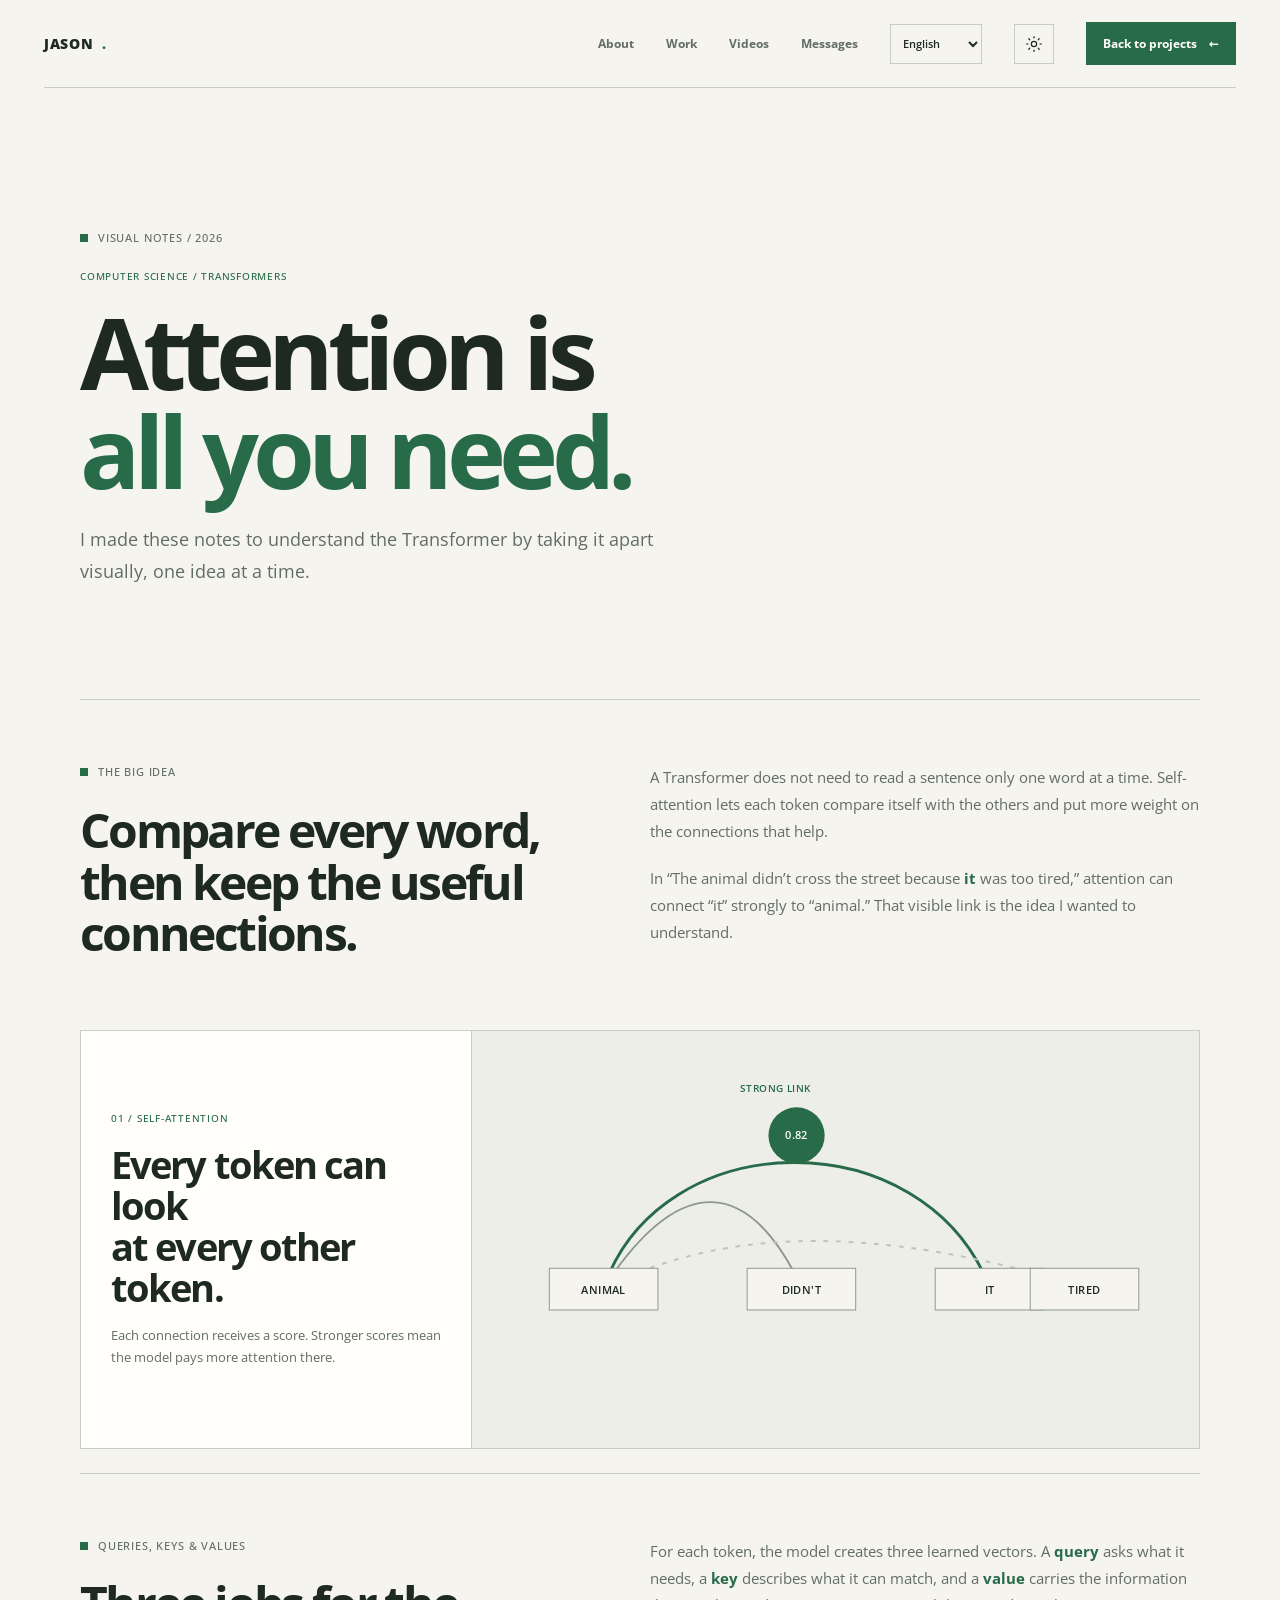
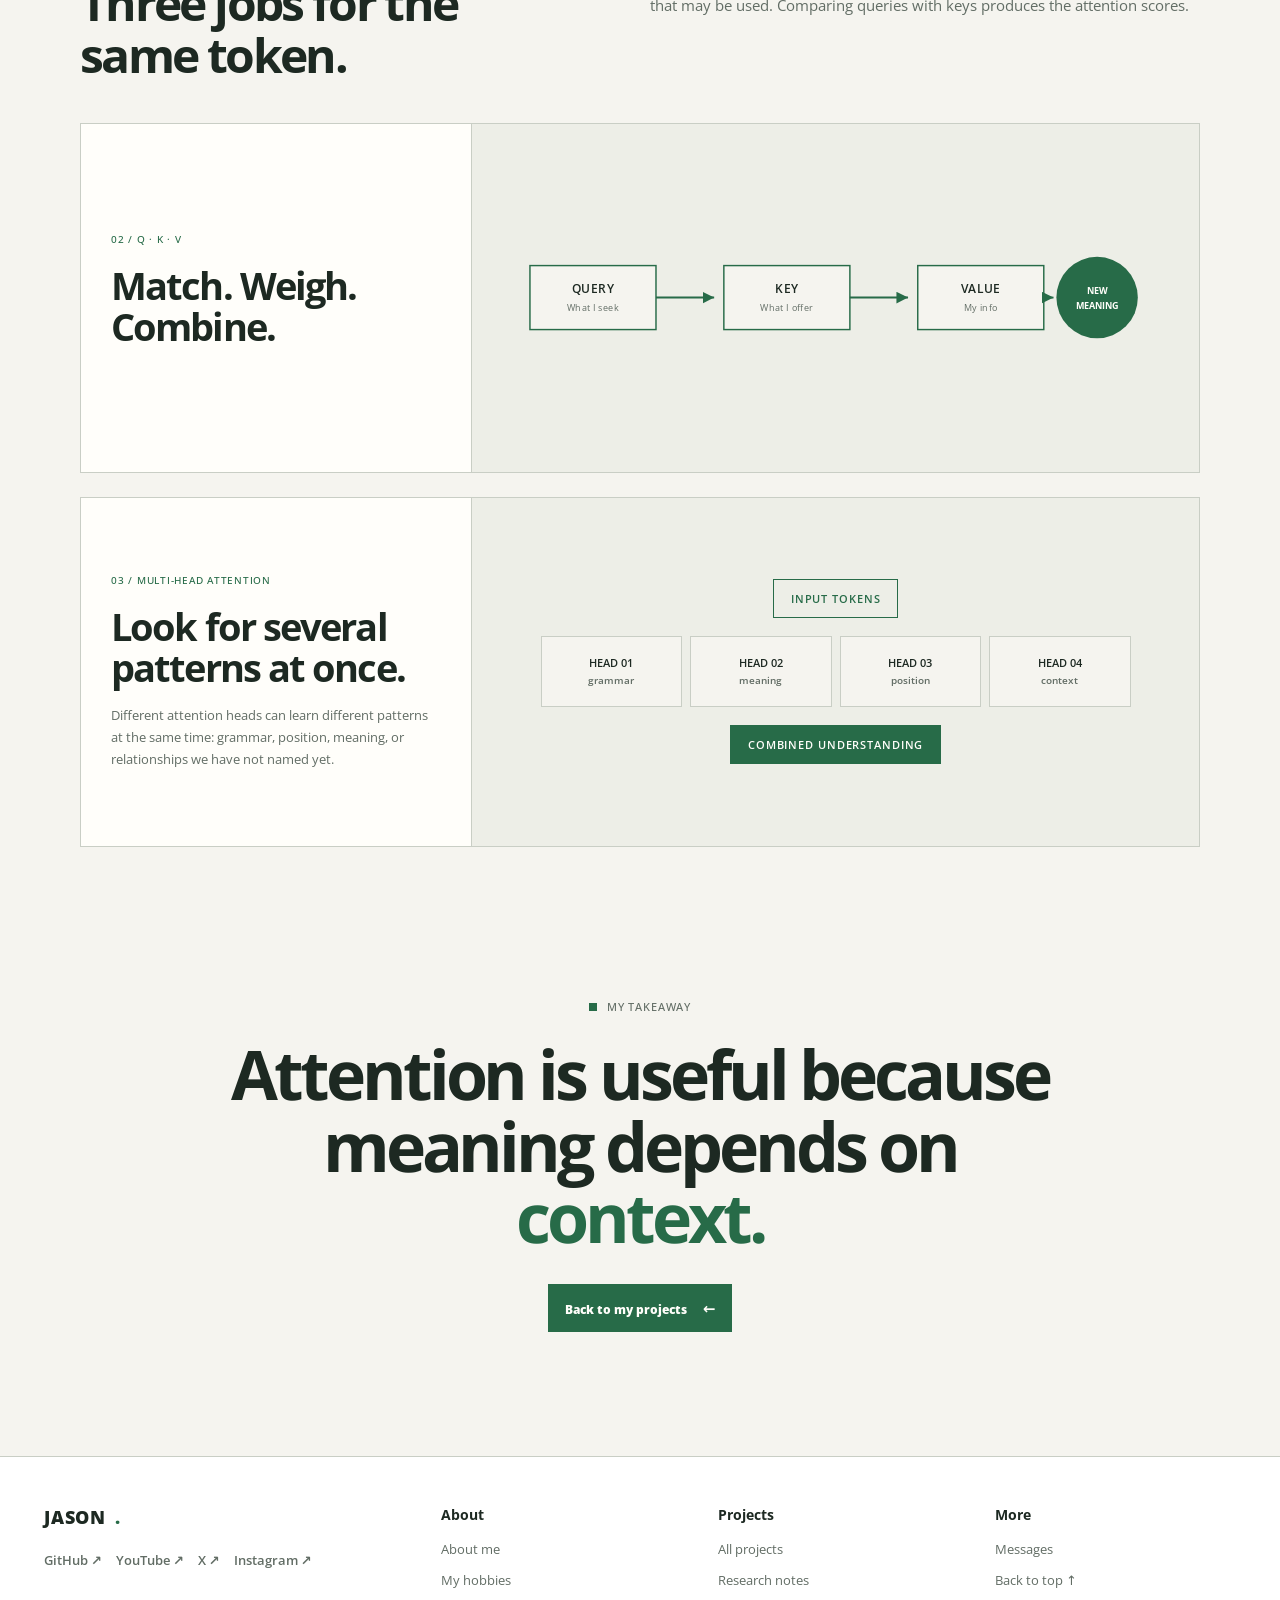
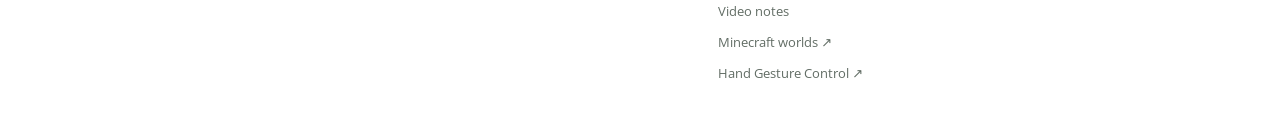
<file: attention.html>
<!doctype html>
<html lang="en">
  <head>
    <meta charset="UTF-8" />
    <meta name="viewport" content="width=device-width, initial-scale=1.0" />
    <meta name="description" content="Jason's plain-language visual notes on self-attention and the Transformer." />
    <title>Attention Is All You Need — Jason</title>
    <script src="theme.js"></script>
  <script src="language.js?v=personality-copy-20260927" defer></script>
    <link rel="stylesheet" href="styles.css?v=video-notes-20260922" />
  </head>
  <body class="research-page">
    <header class="site-header">
      <a class="brand" href="index.html" aria-label="Jason home"><span class="brand-mark" aria-hidden="true"><i></i><i></i><i></i></span> JASON<span class="brand-dot">.</span></a>
      <nav aria-label="Primary navigation">
        <a href="index.html#about">About</a>
        <a href="index.html#work">Work</a>
        <a href="videos.html">Videos</a>
        <a href="guestbook.html">Messages</a>
      </nav>
      <label class="language-picker">
        <span class="sr-only">Language</span>
        <select class="language-select" aria-label="Language">
          <option value="en">English</option><option value="zh-Hant">繁體中文</option><option value="zh-Hans">简体中文</option><option value="fr">Français</option><option value="de">Deutsch</option><option value="it">Italiano</option><option value="es">Español</option><option value="ja">日本語</option>
        </select>
      </label>
      <button class="theme-toggle" type="button" aria-label="Switch to dark mode" title="Switch to dark mode" aria-pressed="false">
        <svg class="theme-icon-light" viewBox="0 0 24 24" aria-hidden="true"><circle cx="12" cy="12" r="3.5"/><path d="M12 2v2m0 16v2M4.93 4.93l1.42 1.42m11.3 11.3 1.42 1.42M2 12h2m16 0h2M4.93 19.07l1.42-1.42m11.3-11.3 1.42-1.42"/></svg>
        <svg class="theme-icon-dark" viewBox="0 0 24 24" aria-hidden="true"><path d="M20.2 15.2A8.5 8.5 0 0 1 8.8 3.8 8.6 8.6 0 1 0 20.2 15.2Z"/><path d="m16.8 4.2.5 1.5 1.5.5-1.5.5-.5 1.5-.5-1.5-1.5-.5 1.5-.5.5-1.5Z"/></svg>
      </button>
      <a class="header-cta guestbook-cta" href="index.html#work">Back to projects <span>←</span></a>
    </header>
    <main class="research-shell">
      <section class="research-hero">
        <p class="eyebrow"><span></span> Visual notes / 2026</p>
        <p class="research-kicker">COMPUTER SCIENCE / TRANSFORMERS</p>
        <h1>Attention is<br><em>all you need.</em></h1>
        <p class="research-lead">I made these notes to understand the Transformer by taking it apart visually, one idea at a time.</p>
      </section>

      <section class="research-section two-col">
        <div><p class="eyebrow"><span></span> The big idea</p><h2>Compare every word, then keep the useful connections.</h2></div>
        <div class="body-copy"><p>A Transformer does not need to read a sentence only one word at a time. Self-attention lets each token compare itself with the others and put more weight on the connections that help.</p><p>In “The animal didn’t cross the street because <b>it</b> was too tired,” attention can connect “it” strongly to “animal.” That visible link is the idea I wanted to understand.</p></div>
      </section>

      <section class="diagram-card attention-diagram">
        <div class="diagram-copy"><p class="diagram-number">01 / SELF-ATTENTION</p><h2>Every token can look<br>at every other token.</h2><p>Each connection receives a score. Stronger scores mean the model pays more attention there.</p></div>
        <div class="diagram-visual">
          <svg viewBox="0 0 700 380" role="img" aria-label="Self-attention connecting the word it to animal">
            <defs><marker id="arrow" markerWidth="8" markerHeight="8" refX="6" refY="3" orient="auto"><path d="M0,0 L0,6 L6,3 z" fill="#b7f335" /></marker></defs>
            <path class="attention-line strong" d="M111 240 C170 70, 440 66, 509 239" marker-end="url(#arrow)" />
            <path class="attention-line" d="M111 240 C190 120, 260 125, 315 239" />
            <path class="attention-line faint" d="M111 240 C245 174, 400 178, 607 239" />
            <g class="tokens"><rect x="55" y="220" width="112" height="43"/><text x="111" y="247">ANIMAL</text><rect x="259" y="220" width="112" height="43"/><text x="315" y="247">DIDN'T</text><rect x="453" y="220" width="112" height="43"/><text x="509" y="247">IT</text><rect x="551" y="220" width="112" height="43"/><text x="607" y="247">TIRED</text></g>
            <circle cx="310" cy="83" r="29" class="focus-ring"/><text x="310" y="87" class="score">0.82</text><text x="288" y="38" class="svg-label">STRONG LINK</text>
          </svg>
        </div>
      </section>

      <section class="research-section two-col compact"><div><p class="eyebrow"><span></span> Queries, keys &amp; values</p><h2>Three jobs for the same token.</h2></div><div class="body-copy"><p>For each token, the model creates three learned vectors. A <b>query</b> asks what it needs, a <b>key</b> describes what it can match, and a <b>value</b> carries the information that may be used. Comparing queries with keys produces the attention scores.</p></div></section>

      <section class="diagram-card qkv-diagram">
        <div class="diagram-copy"><p class="diagram-number">02 / Q · K · V</p><h2>Match. Weigh.<br>Combine.</h2></div>
        <div class="diagram-visual"><svg viewBox="0 0 700 290" role="img" aria-label="Query key value attention flow diagram"><defs><marker id="qkv-arrow" markerWidth="8" markerHeight="8" refX="6" refY="3" orient="auto"><path d="M0,0 L0,6 L6,3 z" fill="#b7f335" /></marker></defs><g class="flow-box"><rect x="35" y="112" width="130" height="66"/><text x="100" y="140">QUERY</text><text x="100" y="159">What I seek</text></g><g class="flow-box orange"><rect x="235" y="112" width="130" height="66"/><text x="300" y="140">KEY</text><text x="300" y="159">What I offer</text></g><g class="flow-box"><rect x="435" y="112" width="130" height="66"/><text x="500" y="140">VALUE</text><text x="500" y="159">My info</text></g><path class="flow-line" d="M165 145H225" marker-end="url(#qkv-arrow)"/><path class="flow-line" d="M365 145H425" marker-end="url(#qkv-arrow)"/><path class="flow-line" d="M565 145H575" marker-end="url(#qkv-arrow)"/><circle cx="620" cy="145" r="42" class="combine"/><text x="620" y="141" class="combine-text">NEW</text><text x="620" y="157" class="combine-text">MEANING</text></svg></div>
      </section>

      <section class="diagram-card heads-diagram">
        <div class="diagram-copy"><p class="diagram-number">03 / MULTI-HEAD ATTENTION</p><h2>Look for several<br>patterns at once.</h2><p>Different attention heads can learn different patterns at the same time: grammar, position, meaning, or relationships we have not named yet.</p></div>
        <div class="diagram-visual heads"><div class="head-input">INPUT TOKENS</div><div class="head-grid"><div>HEAD 01<br><span>grammar</span></div><div>HEAD 02<br><span>meaning</span></div><div>HEAD 03<br><span>position</span></div><div>HEAD 04<br><span>context</span></div></div><div class="head-output">COMBINED UNDERSTANDING</div></div>
      </section>

      <section class="research-ending"><p class="eyebrow"><span></span> My takeaway</p><h2>Attention is useful because<br>meaning depends on<br><em>context.</em></h2><a class="button button-primary" href="index.html#work">Back to my projects <span>←</span></a></section>
    </main>
    <footer class="site-footer"><div class="footer-identity"><a class="brand" href="index.html#top">JASON<span class="brand-dot">.</span></a><nav class="footer-socials" aria-label="Social links"><a href="https://github.com/xxlotiv8" target="_blank" rel="noreferrer">GitHub ↗</a><a href="https://www.youtube.com/@Xlotiv8" target="_blank" rel="noreferrer">YouTube ↗</a><a href="https://x.com/xlotiv8" target="_blank" rel="noreferrer">X ↗</a><a href="https://www.instagram.com/jasonXLO/" target="_blank" rel="noreferrer">Instagram ↗</a></nav></div><div class="footer-column"><h2>About</h2><nav aria-label="About pages"><a href="index.html#about">About me</a><a href="index.html#hobbies">My hobbies</a></nav></div><div class="footer-column"><h2>Projects</h2><nav aria-label="Projects"><a href="index.html#work">All projects</a><a href="attention.html">Research notes</a><a href="videos.html">Video notes</a><a href="worlds.html" target="_blank" rel="noreferrer">Minecraft worlds ↗</a><a href="gesture/index.html/index.html" target="_blank" rel="noreferrer">Hand Gesture Control ↗</a></nav></div><div class="footer-column"><h2>More</h2><nav aria-label="More pages"><a href="guestbook.html">Messages</a><a href="index.html#top">Back to top ↑</a></nav></div></footer>
  </body>
</html>
</file>
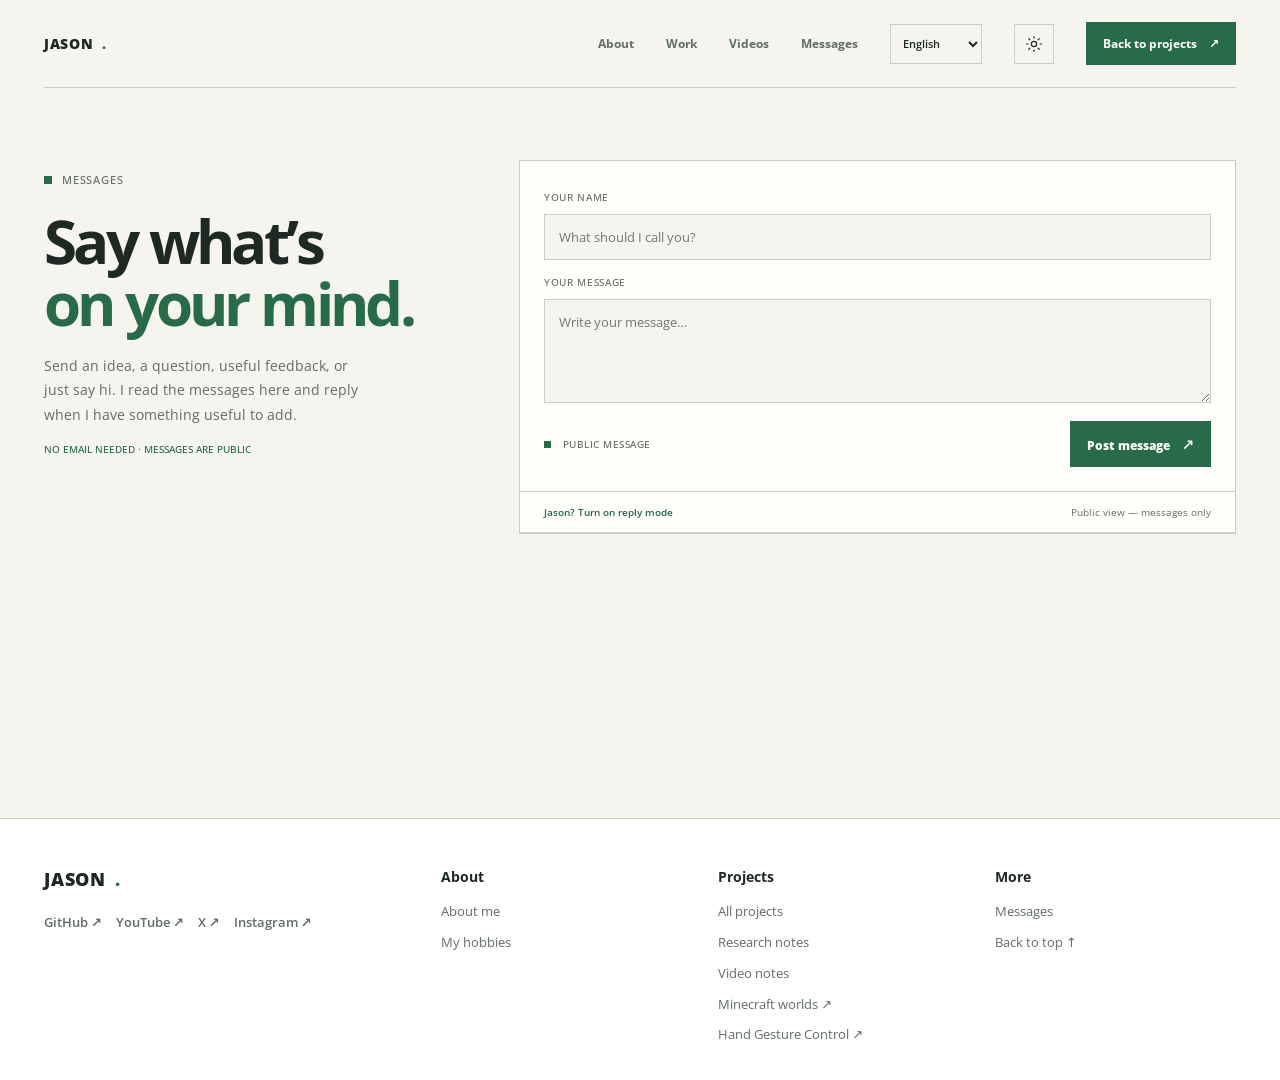
<file: guestbook.html>
<!doctype html>
<html lang="en">
  <head>
    <meta charset="UTF-8" />
    <meta name="viewport" content="width=device-width, initial-scale=1.0" />
    <meta name="description" content="Send Jason a public message, question, or idea." />
    <title>Messages — Jason</title>
    <script src="theme.js"></script>
  <script src="language.js?v=personality-copy-20260927" defer></script>
    <link rel="stylesheet" href="styles.css?v=video-notes-20260922" />
  </head>
  <body>
    <header class="site-header">
      <a class="brand" href="index.html#top" aria-label="Jason home">JASON<span class="brand-dot">.</span></a>
      <nav aria-label="Primary navigation">
        <a href="index.html#about">About</a>
        <a href="index.html#work">Work</a>
        <a href="videos.html">Videos</a>
        <a href="guestbook.html" aria-current="page">Messages</a>
      </nav>
      <label class="language-picker">
        <span class="sr-only">Language</span>
        <select class="language-select" aria-label="Language">
          <option value="en">English</option><option value="zh-Hant">繁體中文</option><option value="zh-Hans">简体中文</option><option value="fr">Français</option><option value="de">Deutsch</option><option value="it">Italiano</option><option value="es">Español</option><option value="ja">日本語</option>
        </select>
      </label>
      <button class="theme-toggle" type="button" aria-label="Switch to dark mode" title="Switch to dark mode" aria-pressed="false">
        <svg class="theme-icon-light" viewBox="0 0 24 24" aria-hidden="true"><circle cx="12" cy="12" r="3.5"/><path d="M12 2v2m0 16v2M4.93 4.93l1.42 1.42m11.3 11.3 1.42 1.42M2 12h2m16 0h2M4.93 19.07l1.42-1.42m11.3-11.3 1.42-1.42"/></svg>
        <svg class="theme-icon-dark" viewBox="0 0 24 24" aria-hidden="true"><path d="M20.2 15.2A8.5 8.5 0 0 1 8.8 3.8 8.6 8.6 0 1 0 20.2 15.2Z"/><path d="m16.8 4.2.5 1.5 1.5.5-1.5.5-.5 1.5-.5-1.5-1.5-.5 1.5-.5.5-1.5Z"/></svg>
      </button>
      <a class="header-cta guestbook-cta" href="index.html#work">Back to projects <span>↗</span></a>
    </header>

    <main class="section-shell guestbook-page-shell">
      <section class="guestbook" id="guestbook">
        <div class="guestbook-intro">
          <p class="eyebrow"><span></span> Messages</p>
          <h1>Say what’s<br><em>on your mind.</em></h1>
          <p>Send an idea, a question, useful feedback, or just say hi. I read the messages here and reply when I have something useful to add.</p>
          <p class="guestbook-note">NO EMAIL NEEDED · MESSAGES ARE PUBLIC</p>
        </div>
        <div class="guestbook-panel">
          <form id="guestbook-form">
            <label for="guest-name">YOUR NAME</label>
            <input id="guest-name" name="name" maxlength="40" placeholder="What should I call you?" required />
            <label for="guest-message">YOUR MESSAGE</label>
            <textarea id="guest-message" name="message" maxlength="280" placeholder="Write your message…" required></textarea>
            <div class="form-footer"><span><i></i> PUBLIC MESSAGE</span><button type="submit">Post message <b>↗</b></button></div>
          </form>
          <div class="owner-bar"><button id="owner-mode" type="button">Jason? Enable reply mode</button><span id="owner-state">Guest view — messages only</span></div>
          <div class="guestbook-messages" aria-live="polite">
            <p class="empty-message">No messages yet. You can be first.</p>
          </div>
        </div>
      </section>
    </main>

    <footer class="site-footer"><div class="footer-identity"><a class="brand" href="index.html#top">JASON<span class="brand-dot">.</span></a><nav class="footer-socials" aria-label="Social links"><a href="https://github.com/xxlotiv8" target="_blank" rel="noreferrer">GitHub ↗</a><a href="https://www.youtube.com/@Xlotiv8" target="_blank" rel="noreferrer">YouTube ↗</a><a href="https://x.com/xlotiv8" target="_blank" rel="noreferrer">X ↗</a><a href="https://www.instagram.com/jasonXLO/" target="_blank" rel="noreferrer">Instagram ↗</a></nav></div><div class="footer-column"><h2>About</h2><nav aria-label="About pages"><a href="index.html#about">About me</a><a href="index.html#hobbies">My hobbies</a></nav></div><div class="footer-column"><h2>Projects</h2><nav aria-label="Projects"><a href="index.html#work">All projects</a><a href="attention.html">Research notes</a><a href="videos.html">Video notes</a><a href="worlds.html" target="_blank" rel="noreferrer">Minecraft worlds ↗</a><a href="gesture/index.html/index.html" target="_blank" rel="noreferrer">Hand Gesture Control ↗</a></nav></div><div class="footer-column"><h2>More</h2><nav aria-label="More pages"><a href="guestbook.html">Messages</a><a href="index.html#top">Back to top ↑</a></nav></div></footer>
    <script src="guestbook.js?v=6ad3de8"></script>
  </body>
</html>
</file>
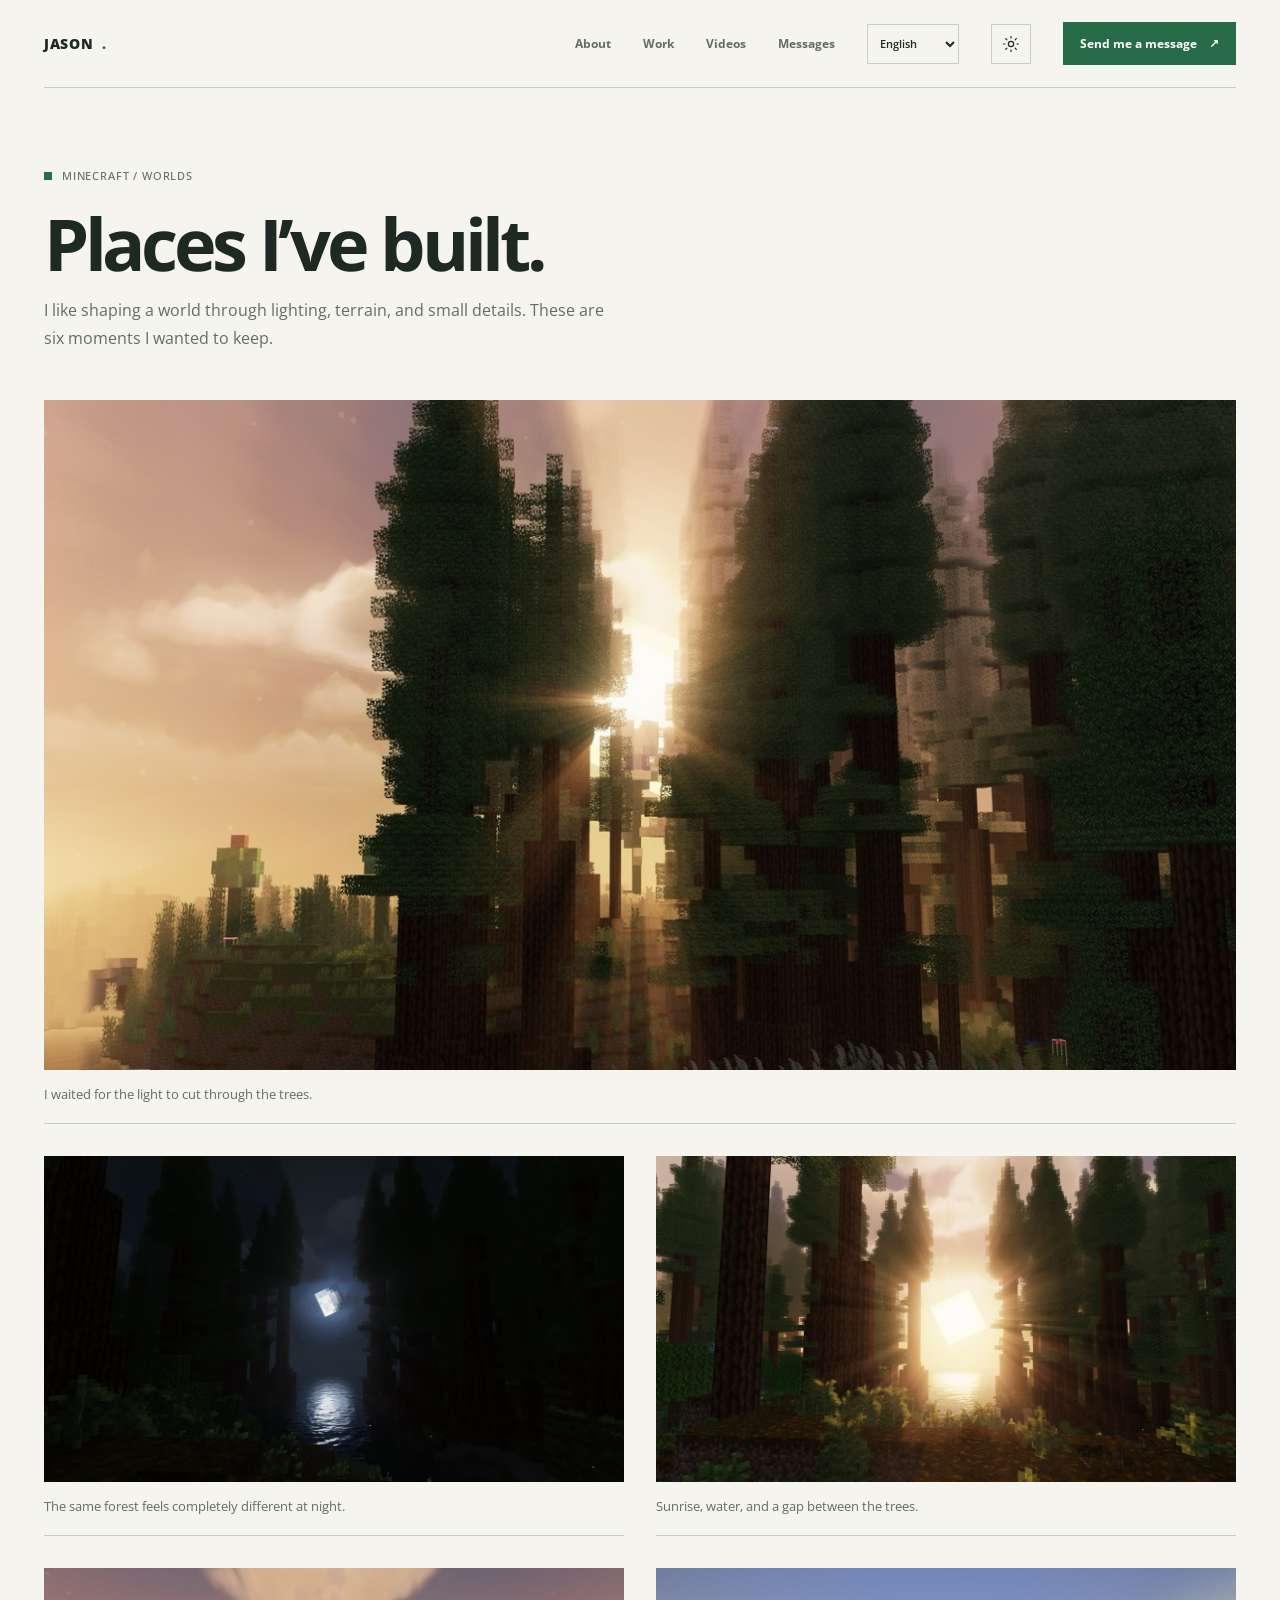
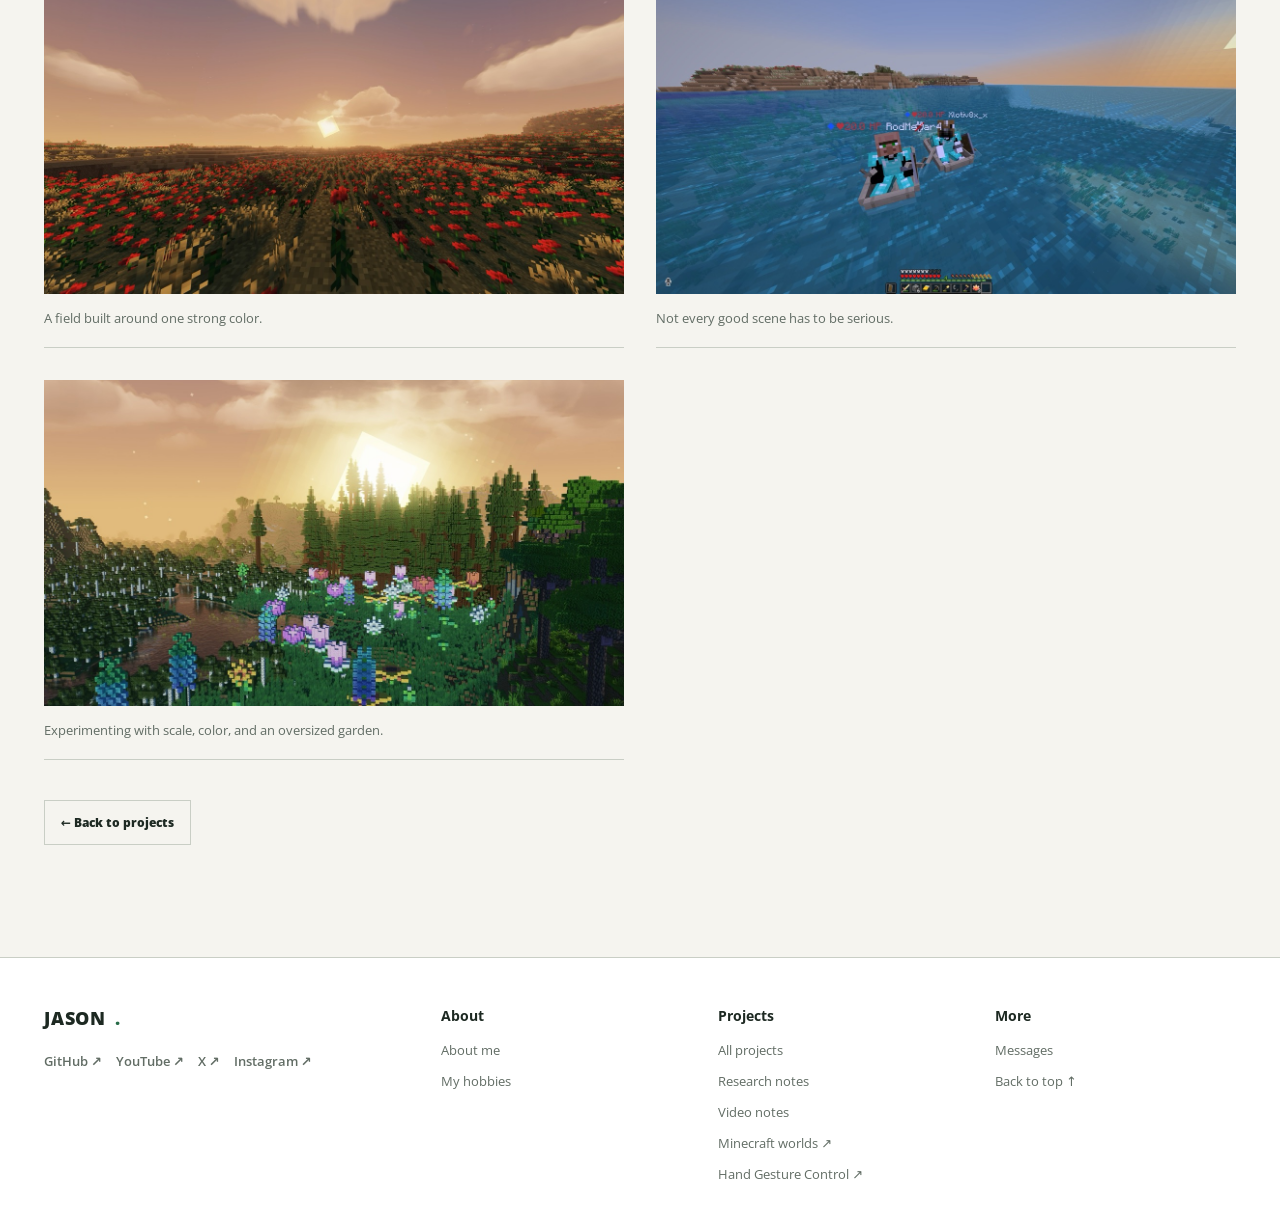
<file: worlds.html>
<!doctype html>
<html lang="en">
<head>
  <meta charset="UTF-8" />
  <meta name="viewport" content="width=device-width, initial-scale=1.0" />
  <meta name="description" content="Six Minecraft scenes built and photographed by Jason." />
  <title>Minecraft Worlds — Jason</title>
  <script src="theme.js"></script>
  <script src="language.js?v=personality-copy-20260927" defer></script>
    <link rel="stylesheet" href="styles.css?v=video-notes-20260922" />
  <style>
    .worlds-main { width: min(100% - 64px, 1192px); margin: 0 auto; padding: 80px 0 112px; }
    .worlds-heading { max-width: 720px; margin-bottom: 48px; }
    .worlds-heading h1 { margin: 0 0 18px; font-size: clamp(42px, 6vw, 72px); line-height: 1; letter-spacing: -.06em; }
    .worlds-heading p:not(.eyebrow) { max-width: 580px; margin: 0; color: var(--muted); font-size: 16px; line-height: 1.7; }
    .worlds-gallery { display: grid; grid-template-columns: repeat(2, minmax(0, 1fr)); gap: 32px; }
    .world-shot { min-width: 0; margin: 0; border-bottom: 1px solid var(--line); }
    .world-shot:first-child { grid-column: 1 / -1; }
    .world-shot img { display: block; width: 100%; aspect-ratio: 16 / 9; object-fit: cover; background: var(--paper-deep); }
    .world-shot figcaption { padding: 14px 0 18px; color: var(--muted); font-size: 13px; line-height: 1.6; }
    .worlds-back { margin-top: 40px; }
    @media (max-width: 700px) { .worlds-main { width: min(100% - 40px, 1192px); padding: 56px 0 80px; } .worlds-gallery { grid-template-columns: 1fr; gap: 24px; } .world-shot:first-child { grid-column: auto; } }
  </style>
</head>
<body>
  <header class="site-header">
    <a class="brand" href="index.html#top" aria-label="Jason home">JASON<span class="brand-dot">.</span></a>
    <nav aria-label="Primary navigation"><a href="index.html#about">About</a><a href="index.html#work">Work</a><a href="videos.html">Videos</a><a href="guestbook.html">Messages</a></nav>
    <label class="language-picker">
      <span class="sr-only">Language</span>
      <select class="language-select" aria-label="Language"><option value="en">English</option><option value="zh-Hant">繁體中文</option><option value="zh-Hans">简体中文</option><option value="fr">Français</option><option value="de">Deutsch</option><option value="it">Italiano</option><option value="es">Español</option><option value="ja">日本語</option></select>
    </label>
    <button class="theme-toggle" type="button" aria-label="Switch to dark mode" title="Switch to dark mode" aria-pressed="false">
      <svg class="theme-icon-light" viewBox="0 0 24 24" aria-hidden="true"><circle cx="12" cy="12" r="3.5"/><path d="M12 2v2m0 16v2M4.93 4.93l1.42 1.42m11.3 11.3 1.42 1.42M2 12h2m16 0h2M4.93 19.07l1.42-1.42m11.3-11.3 1.42-1.42"/></svg>
      <svg class="theme-icon-dark" viewBox="0 0 24 24" aria-hidden="true"><path d="M20.2 15.2A8.5 8.5 0 0 1 8.8 3.8 8.6 8.6 0 1 0 20.2 15.2Z"/></svg>
    </button>
    <a class="header-cta guestbook-cta" href="guestbook.html">Send me a message <span>↗</span></a>
  </header>
  <main class="worlds-main">
    <div class="worlds-heading"><p class="eyebrow"><span></span> Minecraft / Worlds</p><h1>Places I’ve built.</h1><p>I like shaping a world through lighting, terrain, and small details. These are six moments I wanted to keep.</p></div>
    <div class="worlds-gallery" aria-label="Minecraft world screenshots">
      <figure class="world-shot"><img src="world-forest-sunset-site.jpg" alt="A dense Minecraft forest backlit by a warm sunset" fetchpriority="high" decoding="async" /><figcaption>I waited for the light to cut through the trees.</figcaption></figure>
      <figure class="world-shot"><img src="world-moonlit-water-site.jpg" alt="Moonlight shining over water between dark Minecraft trees" loading="lazy" decoding="async" /><figcaption>The same forest feels completely different at night.</figcaption></figure>
      <figure class="world-shot"><img src="world-forest-sunrise-site.jpg" alt="Sunrise glowing through a Minecraft forest and across a river" loading="lazy" decoding="async" /><figcaption>Sunrise, water, and a gap between the trees.</figcaption></figure>
      <figure class="world-shot"><img src="world-flower-fields-site.jpg" alt="A wide Minecraft field of red flowers in the evening light" loading="lazy" decoding="async" /><figcaption>A field built around one strong color.</figcaption></figure>
      <figure class="world-shot"><img src="world-river-adventure-site.jpg" alt="Two Minecraft characters travelling together in boats across a river" loading="lazy" decoding="async" /><figcaption>Not every good scene has to be serious.</figcaption></figure>
      <figure class="world-shot"><img src="world-flower-forest-sunset-site.jpg" alt="Colorful Minecraft flowers beside a forest in the setting sun" loading="lazy" decoding="async" /><figcaption>Experimenting with scale, color, and an oversized garden.</figcaption></figure>
    </div>
    <div class="worlds-back"><a class="button button-quiet" href="index.html#work">← Back to projects</a></div>
  </main>
  <footer class="site-footer"><div class="footer-identity"><a class="brand" href="index.html#top">JASON<span class="brand-dot">.</span></a><nav class="footer-socials" aria-label="Social links"><a href="https://github.com/xxlotiv8" target="_blank" rel="noreferrer">GitHub ↗</a><a href="https://www.youtube.com/@Xlotiv8" target="_blank" rel="noreferrer">YouTube ↗</a><a href="https://x.com/xlotiv8" target="_blank" rel="noreferrer">X ↗</a><a href="https://www.instagram.com/jasonXLO/" target="_blank" rel="noreferrer">Instagram ↗</a></nav></div><div class="footer-column"><h2>About</h2><nav aria-label="About pages"><a href="index.html#about">About me</a><a href="index.html#hobbies">My hobbies</a></nav></div><div class="footer-column"><h2>Projects</h2><nav aria-label="Projects"><a href="index.html#work">All projects</a><a href="attention.html">Research notes</a><a href="videos.html">Video notes</a><a href="worlds.html" target="_blank" rel="noreferrer">Minecraft worlds ↗</a><a href="gesture/index.html/index.html" target="_blank" rel="noreferrer">Hand Gesture Control ↗</a></nav></div><div class="footer-column"><h2>More</h2><nav aria-label="More pages"><a href="guestbook.html">Messages</a><a href="index.html#top">Back to top ↑</a></nav></div></footer>
</body>
</html>
</file>
<file: styles.css>
@import url('https://fonts.googleapis.com/css2?family=Open+Sans:wght@400;500;600;700;800&display=swap');

:root {
  color-scheme: light;
  --paper: #f5f4ef;
  --paper-deep: #e9e8df;
  --white: #fffefa;
  --ink: #1d2922;
  --muted: #626d65;
  --line: #c9cec5;
  --accent: #276b48;
  --accent-soft: #dce8dc;
  --font: 'Open Sans', ui-sans-serif, system-ui, sans-serif;
  --mono: var(--font);
  --sans: var(--font);
  --display: var(--font);
}

* { box-sizing: border-box; font-family: var(--font) !important; }
*::before, *::after { font-family: var(--font) !important; }
html { scroll-behavior: smooth; scroll-padding-top: 88px; }
body { margin: 0; overflow-x: hidden; background: var(--paper); color: var(--ink); font-family: var(--sans); }
body::before { content: none; }
::selection { background: var(--accent); color: var(--white); }
a { color: inherit; }
button, input, textarea { font: inherit; }
button, a { -webkit-tap-highlight-color: transparent; }
.page-glow { display: none; }
.site-header, .section-shell, footer { width: min(100% - 64px, 1192px); margin-inline: auto; }

.site-header { min-height: 88px; display: flex; align-items: center; justify-content: space-between; gap: 32px; border-bottom: 1px solid var(--line); position: relative; z-index: 2; }
.brand { display: inline-flex; align-items: center; gap: 9px; color: var(--ink); text-decoration: none; font-size: 14px; font-weight: 800; letter-spacing: .045em; }
.brand-dot { color: var(--accent); }
.brand-mark { display: none; }
.site-header nav { display: flex; gap: 32px; margin-left: auto; }
.site-header nav a, .header-cta, footer > a:last-child { color: var(--muted); text-decoration: none; font-size: 12px; font-weight: 700; transition: color .16s ease; }
.site-header nav a:hover, footer > a:last-child:hover { color: var(--accent); }
.site-header nav a:focus-visible, a:focus-visible, button:focus-visible { outline: 2px solid var(--accent); outline-offset: 4px; }
.theme-toggle { width: 40px; height: 40px; flex: 0 0 40px; display: grid; place-items: center; padding: 0; border: 1px solid var(--line); border-radius: 0; background: transparent; color: var(--ink); cursor: pointer; transition: color .16s ease, background-color .16s ease, border-color .16s ease; }
.theme-toggle:hover { border-color: var(--accent); color: var(--accent); }
.theme-toggle svg { width: 18px; height: 18px; fill: none; stroke: currentColor; stroke-linecap: round; stroke-linejoin: round; stroke-width: 1.6; }
.theme-icon-dark, [data-theme="dark"] .theme-icon-light { display: none; }
[data-theme="dark"] .theme-icon-dark { display: block; }
.header-cta { color: var(--ink); }
.guestbook-cta { display: inline-flex; align-items: center; gap: 12px; padding: 12px 16px; border: 1px solid var(--accent); background: var(--accent); color: var(--white); }
.guestbook-cta span { color: inherit; }
.guestbook-cta:hover { background: transparent; color: var(--accent); }

.hero { min-height: 608px; padding: 80px 0 72px; display: grid; grid-template-columns: 1fr .94fr; align-items: center; gap: 72px; }
.hero-copy { max-width: 580px; }
.eyebrow { display: flex; align-items: center; gap: 10px; margin: 0 0 24px; color: var(--muted); font: 500 11px/1.4 var(--mono); letter-spacing: .075em; text-transform: uppercase; }
.eyebrow span { display: inline-block; width: 8px; height: 8px; flex: 0 0 8px; background: var(--accent); }
h1, h2, h3, p { margin-top: 0; }
h1, h2, h3 { font-family: var(--display); }
h1 { max-width: 680px; margin-bottom: 24px; font-size: clamp(48px, 6.7vw, 82px); line-height: .99; font-weight: 700; letter-spacing: -.065em; }
em { color: var(--accent); font-family: var(--font); font-style: normal; font-weight: inherit; letter-spacing: inherit; }
.hero-text { max-width: 490px; margin-bottom: 32px; color: var(--muted); font-size: 16px; line-height: 1.75; }
.hero-actions { display: flex; flex-wrap: wrap; align-items: center; gap: 12px; }
.button { display: inline-block; padding: 13px 16px; border: 1px solid var(--line); text-decoration: none; font-size: 12px; font-weight: 800; transition: color .16s ease, background-color .16s ease, border-color .16s ease; }
.button-primary { border-color: var(--accent); background: var(--accent); color: var(--white); }
.button-primary:hover { background: #1f583a; border-color: #1f583a; }
.button-quiet { color: var(--ink); }
.button-quiet:hover { border-color: var(--accent); color: var(--accent); }
.button span { padding-left: 13px; font-size: 15px; }

.hero-art { height: 440px; min-width: 0; position: relative; overflow: hidden; background: var(--paper-deep); border: 0; isolation: isolate; }
.hero-art::after { content: ""; position: absolute; inset: 0; z-index: 0; background: linear-gradient(180deg, rgb(0 0 0 / 30%), transparent 28%, transparent 68%, rgb(0 0 0 / 40%)); pointer-events: none; }
.hero-photo { display: block; width: 100%; height: 100%; object-fit: cover; object-position: center 56%; }
.art-label { position: absolute; z-index: 1; margin: 0; color: var(--muted); font: 500 10px/1.4 var(--mono); letter-spacing: .08em; }
.label-top { top: 16px; left: 18px; }
.label-bottom { right: 18px; bottom: 16px; color: #fff; }
.hero-art .art-label { color: #fff; text-shadow: 0 1px 8px rgb(0 0 0 / 55%); }
.photo-credit { position: absolute; z-index: 1; left: 16px; bottom: 16px; color: #fff; font: 500 9px/1.4 var(--mono); letter-spacing: .02em; text-shadow: 0 1px 8px rgb(0 0 0 / 70%); }
.hero-credit { text-decoration: none; }
.hero-credit:hover { text-decoration: underline; }

.ticker { position: relative; z-index: 1; border-block: 1px solid var(--line); background: transparent; color: var(--ink); white-space: normal; overflow: hidden; }
.ticker-track { min-height: 52px; padding: 12px 32px; display: flex; flex-wrap: wrap; align-items: center; justify-content: center; gap: 0; animation: none; font: 500 11px/1.5 var(--mono); letter-spacing: .04em; }
.ticker-track span { padding-inline: 20px; }
.ticker-track span + span { border-left: 1px solid var(--line); }
.ticker-track i, .ticker-track > :nth-child(n + 9) { display: none; }

.about { padding: 128px 0 100px; display: grid; grid-template-columns: .78fr 1.22fr; gap: 72px; }
.section-heading h2 { margin: 0; font-size: clamp(38px, 4.6vw, 58px); line-height: 1.04; letter-spacing: -.06em; }
.large-copy { max-width: 720px; margin: 0 0 36px; color: var(--ink); font-size: clamp(20px, 2.4vw, 27px); line-height: 1.5; letter-spacing: -.035em; }
.interest-list { border-top: 1px solid var(--line); }
.interest-list article { padding: 20px 0; display: grid; grid-template-columns: 48px 1fr 20px; gap: 12px; align-items: start; border-bottom: 1px solid var(--line); }
.number, .project-tag, .research-kicker, .diagram-number { color: var(--muted); font: 500 10px/1.5 var(--mono); letter-spacing: .075em; }
.interest-list h3 { margin: 0 0 6px; font-size: 16px; letter-spacing: -.02em; }
.interest-list p { max-width: 520px; margin: 0; color: var(--muted); font-size: 13px; line-height: 1.6; }
.arrow { color: var(--accent); font-size: 19px; text-align: right; }

.work { padding: 100px 0 120px; }
.work-heading { margin-bottom: 44px; display: flex; justify-content: space-between; align-items: end; gap: 32px; }
.work-heading > p { max-width: 300px; margin: 0; color: var(--muted); font-size: 13px; line-height: 1.65; }
.projects-grid { display: grid; grid-template-columns: minmax(0, 1fr); row-gap: 0; }
.project-card { min-width: 0; min-height: 0; display: grid; grid-template-columns: minmax(0, 1fr) minmax(0, 1fr); align-items: stretch; border: 0; border-bottom: 1px solid var(--line); background: transparent; }
.project-card:hover { transform: none; border-color: var(--line); }
.project-card.featured { grid-column: auto; min-height: 0; grid-template-columns: minmax(0, 1fr) minmax(0, 1fr); border-top: 1px solid var(--line); }
.project-link { color: var(--ink); text-decoration: none; cursor: pointer; }
.project-link:focus-visible { outline: 2px solid var(--accent); outline-offset: 5px; }
.project-visual { min-height: 300px; position: relative; overflow: hidden; background: var(--paper-deep); }
.featured .project-visual { min-height: 340px; }
.cover-photo { position: absolute; inset: 0; display: block; width: 100%; height: 100%; object-fit: cover; object-position: center; }
.project-visual .photo-credit { left: 12px; bottom: 10px; font-size: 9px; }
.project-details { min-height: 0; padding: 32px; display: grid; grid-template-columns: 1fr auto; gap: 18px; align-content: center; }
.featured .project-details { align-content: center; padding: 32px; }
.project-details .project-tag { grid-column: 1 / -1; margin: 0; color: var(--accent); }
.project-details h3, .add-card h3 { margin: 0 0 8px; font-size: clamp(19px, 2vw, 23px); letter-spacing: -.04em; }
.project-details p:not(.project-tag), .add-card > p:last-child { max-width: 390px; margin: 0; color: var(--muted); font-size: 13px; line-height: 1.65; }
.project-details > span, .project-details a { align-self: end; color: var(--accent); font-size: 23px; text-decoration: none; }
.neural, .terrain, .gesture-visual { background: var(--paper-deep); }
.cursor-trail, .gesture-ray { fill: none; stroke: var(--accent); stroke-width: 2; }
.cursor-point { fill: var(--accent); }
.add-card { min-height: 220px; padding: 24px 32px; grid-template-columns: 1fr 1fr; align-items: center; border-top: 0; }
.add-symbol { margin: 0; color: var(--accent); font: 400 42px/1 var(--sans); }
.add-copy { padding: 24px 0; }
.add-card .project-tag { margin-bottom: 12px; color: var(--accent); }
.add-card h3 { font-size: 24px; }

.guestbook { padding: 0 0 120px; display: grid; grid-template-columns: .72fr 1.28fr; gap: 72px; align-items: start; }
.guestbook-page-shell { min-height: calc(100vh - 170px); padding-top: 72px; }
.guestbook::before { content: none; }
.guestbook-intro { padding-top: 12px; }
.guestbook-intro h1 { margin: 0 0 20px; font-size: clamp(40px, 4.7vw, 60px); line-height: 1.02; letter-spacing: -.06em; }
.guestbook-intro h2 { margin: 0 0 20px; font-size: clamp(40px, 4.7vw, 60px); line-height: 1.02; letter-spacing: -.06em; }
.guestbook-intro > p:not(.eyebrow) { max-width: 320px; color: var(--muted); font-size: 14px; line-height: 1.75; }
.guestbook-note { color: var(--accent) !important; font: 500 10px/1.6 var(--mono) !important; }
.guestbook-panel { border: 1px solid var(--line); background: var(--white); box-shadow: none; }
.guestbook-panel form { padding: 24px; display: grid; gap: 10px; border-bottom: 1px solid var(--line); }
.guestbook-panel label { margin-top: 5px; color: var(--muted); font: 500 10px/1.4 var(--mono); letter-spacing: .065em; }
.guestbook-panel input, .guestbook-panel textarea { width: 100%; appearance: none; padding: 13px 14px; border: 1px solid var(--line); border-radius: 0; outline: 0; background: var(--paper); color: var(--ink); font: 13px var(--sans); }
.guestbook-panel input:focus, .guestbook-panel textarea:focus { border-color: var(--accent); box-shadow: 0 0 0 1px var(--accent); }
.guestbook-panel textarea { min-height: 104px; resize: vertical; }
.form-footer { margin-top: 8px; display: flex; align-items: center; justify-content: space-between; gap: 16px; }
.form-footer span { color: var(--muted); font: 500 10px var(--mono); letter-spacing: .05em; }
.form-footer span i { display: inline-block; width: 7px; height: 7px; margin-right: 8px; background: var(--accent); }
.form-footer button, .reply-form button { padding: 12px 16px; border: 1px solid var(--accent); background: var(--accent); color: var(--white); font-size: 12px; font-weight: 800; cursor: pointer; box-shadow: none; }
.form-footer button:hover, .reply-form button:hover { background: #1f583a; transform: none; box-shadow: none; }
.form-footer b { margin-left: 8px; font-size: 15px; }
.owner-bar { padding: 13px 24px; display: flex; align-items: center; justify-content: space-between; gap: 16px; border-bottom: 1px solid var(--line); }
.owner-bar button { padding: 0; border: 0; background: transparent; color: var(--accent); font: 600 10px var(--mono); cursor: pointer; }
.owner-bar span { color: var(--muted); font: 10px var(--mono); text-align: right; }
.guestbook-messages { padding: 0 24px; }
.guestbook-messages article, .guestbook-messages .guest-entry { padding: 17px 0; display: grid; grid-template-columns: 1fr auto; gap: 4px; border-bottom: 1px solid var(--line); }
.guestbook-messages h3 { margin: 0; font-size: 13px; }
.guestbook-messages time { color: var(--muted); font: 10px var(--mono); }
.guestbook-messages article p, .guestbook-messages .guest-entry > p { grid-column: 1 / -1; margin: 5px 0 0; color: var(--muted); font-size: 13px; line-height: 1.6; }
.empty-message { margin: 0; padding: 28px 0; color: var(--muted); font: 11px var(--mono); text-align: center; }
.reply-toggle { grid-column: 1 / -1; justify-self: start; padding: 8px 0 0; border: 0; background: transparent; color: var(--accent); font: 600 10px var(--mono); cursor: pointer; }
.replies { grid-column: 1 / -1; margin-top: 10px; padding-left: 14px; border-left: 1px solid var(--accent); }
.replies article { padding: 12px 0 0; }
.replies h4 { margin: 0; color: var(--accent); font-size: 12px; }
.replies p { grid-column: 1 / -1; margin: 4px 0 0; color: var(--muted); font-size: 12px; line-height: 1.6; }
.reply-form { grid-column: 1 / -1; margin-top: 12px; padding: 12px; display: grid; gap: 9px; background: var(--paper); }
.reply-form textarea { height: 72px; padding: 10px; border: 1px solid var(--line); background: var(--white); color: var(--ink); font: 12px var(--sans); resize: vertical; }
.reply-form textarea:focus { border-color: var(--accent); }
.reply-form button { justify-self: end; padding: 9px 12px; font-size: 10px; }
footer { min-height: 82px; padding: 20px 0 26px; display: flex; align-items: center; justify-content: space-between; gap: 20px; border-top: 1px solid var(--line); }
footer.site-footer { min-height: 184px; padding: 28px 0 32px; display: grid; grid-template-columns: 1fr auto; align-items: center; gap: 32px; border-top: 2px solid var(--ink); }
footer p { margin: 0; color: var(--muted); font-size: 11px; }

/* Research page shares the same quiet editorial system. */
.research-page { background: var(--paper); }
.research-shell { width: min(100% - 64px, 1120px); margin: auto; padding: 64px 0 100px; }
.research-hero { max-width: 820px; padding: 78px 0 94px; }
.research-kicker, .diagram-number { margin: 0 0 18px; color: var(--accent); }
.research-hero h1 { max-width: 840px; font-size: clamp(56px, 8vw, 100px); }
.research-lead { max-width: 610px; color: var(--muted); font-size: 18px; line-height: 1.75; }
.research-photo { position: relative; width: 100%; height: clamp(240px, 36vw, 420px); margin: 42px 0 0; overflow: hidden; background: var(--paper-deep); }
.research-photo img { display: block; width: 100%; height: 100%; object-fit: cover; object-position: center 55%; }
.research-photo figcaption { position: absolute; right: 14px; bottom: 12px; color: #fff; font: 500 9px/1.4 var(--mono); text-shadow: 0 1px 8px rgb(0 0 0 / 70%); }
.research-photo figcaption a { color: inherit; text-decoration: none; }
.research-photo figcaption a:hover { text-decoration: underline; }
.research-section { padding: 64px 0; border-top: 1px solid var(--line); }
.two-col { display: grid; grid-template-columns: .95fr 1.05fr; gap: 72px; }
.research-section h2 { margin: 0; font-size: clamp(32px, 4vw, 48px); line-height: 1.08; letter-spacing: -.055em; }
.body-copy { color: var(--muted); font-size: 15px; line-height: 1.8; }
.body-copy p { margin-bottom: 20px; }
.body-copy b { color: var(--accent); font-weight: 700; }
.compact { padding-bottom: 42px; }
.diagram-card { min-height: 350px; margin: 0 0 24px; display: grid; grid-template-columns: .7fr 1.3fr; overflow: hidden; border: 1px solid var(--line); background: var(--white); }
.diagram-copy { padding: 30px; display: flex; flex-direction: column; justify-content: center; border-right: 1px solid var(--line); }
.diagram-copy h2 { margin: 0 0 16px; font-size: clamp(25px, 3vw, 38px); line-height: 1.08; letter-spacing: -.05em; }
.diagram-copy > p:last-child { margin: 0; color: var(--muted); font-size: 13px; line-height: 1.7; }
.diagram-visual { min-width: 0; padding: 24px; display: flex; align-items: center; justify-content: center; background: #edeee7; }
.diagram-visual svg { width: 100%; max-width: 700px; }
.attention-line { fill: none; stroke: #8d998e; stroke-width: 2; }
.attention-line.strong { stroke: var(--accent); stroke-width: 3; }
.attention-line.faint { stroke: #bdc5bb; stroke-dasharray: 5 8; }
.tokens rect { fill: var(--paper); stroke: #8d998e; }
.tokens text, .svg-label, .score, .flow-box text { fill: var(--ink); font: 600 12px var(--mono); text-anchor: middle; letter-spacing: .04em; }
.tokens text { font-size: 11px; }
.svg-label { fill: var(--accent); font-size: 10px; }
.score { fill: var(--white); font-size: 11px; }
.focus-ring, .combine { fill: var(--accent); }
.flow-box rect { fill: var(--paper); stroke: var(--accent); stroke-width: 1.5; }
.flow-box.orange rect { stroke: var(--accent); }
.flow-box text:nth-of-type(2) { fill: var(--muted); font: 400 9px var(--mono); }
.flow-line { fill: none; stroke: var(--accent); stroke-width: 2; }
.combine-text { fill: var(--white); font: 700 9px var(--mono); text-anchor: middle; }
.heads { flex-direction: column; gap: 18px; text-align: center; }
.head-input, .head-output { padding: 11px 17px; border: 1px solid var(--accent); color: var(--accent); background: transparent; font: 600 11px var(--mono); letter-spacing: .08em; }
.head-output { background: var(--accent); color: var(--white); }
.head-grid { width: 100%; max-width: 590px; display: grid; grid-template-columns: repeat(4, 1fr); gap: 8px; }
.head-grid div { padding: 18px 8px; border: 1px solid var(--line); background: var(--paper); color: var(--ink); font: 600 11px/1.5 var(--mono); }
.head-grid span { color: var(--muted); font-size: 10px; }
.research-ending { padding: 128px 0 24px; text-align: center; }
.research-ending .eyebrow { justify-content: center; }
.research-ending h2 { margin: 0 auto 32px; font-size: clamp(38px, 5.5vw, 68px); line-height: 1.05; letter-spacing: -.06em; }
.research-ending .button { margin: auto; }
.research-page footer { width: min(100% - 64px, 1120px); }
.research-page svg marker path { fill: var(--accent); }

@media (max-width: 760px) {
  .site-header, .section-shell, footer { width: calc(100% - 40px); }
  .site-header { min-height: 72px; gap: 14px; }
  .site-header nav { display: none; }
  .guestbook-cta { padding: 10px 12px; font-size: 11px; }
  .hero { min-height: 0; padding: 64px 0 56px; display: block; }
  h1 { font-size: clamp(46px, 13vw, 68px); }
  .hero-text { font-size: 15px; }
  .hero-art { height: 320px; margin-top: 44px; }
  .ticker-track { justify-content: flex-start; padding-inline: 12px; }
  .ticker-track span { padding-inline: 12px; }
  .about { padding: 88px 0 64px; display: block; }
  .about .section-heading { margin-bottom: 32px; }
  .large-copy { font-size: 21px; }
  .work { padding: 72px 0 84px; }
  .work-heading { display: block; }
  .work-heading > p { margin-top: 18px; }
  .projects-grid { display: grid; grid-template-columns: minmax(0, 1fr); }
  .project-card, .project-card.featured { margin: 0; display: grid; grid-template-columns: minmax(0, .8fr) minmax(0, 1.2fr); }
  .project-visual, .featured .project-visual { width: 100%; min-height: 190px; height: auto; }
  .project-details, .featured .project-details { width: 100%; padding: 20px; }
  .add-card { min-height: 180px; }
  .guestbook { grid-template-columns: 1fr; gap: 28px; }
  .guestbook-page-shell { padding-top: 48px; }
  .guestbook { padding-bottom: 76px; display: block; }
  .guestbook-intro { padding-bottom: 28px; }
  .guestbook-panel form { padding: 20px; }
  .guestbook-messages { padding-inline: 20px; }
  .owner-bar { padding-inline: 20px; }
  .owner-bar span { max-width: 44%; font-size: 9px; }
  footer { min-height: 72px; }
  footer.site-footer { min-height: 0; padding: 24px 0 32px; grid-template-columns: 1fr; align-items: start; gap: 22px; }
  footer p { display: none; }
  .research-shell { width: calc(100% - 40px); padding: 34px 0 72px; }
  .research-hero { padding: 50px 0 66px; }
  .research-lead { font-size: 16px; }
  .two-col { display: block; }
  .two-col > div:first-child { margin-bottom: 24px; }
  .research-section { padding: 48px 0; }
  .diagram-card { min-height: 0; display: block; }
  .diagram-copy { padding: 24px; border-right: 0; border-bottom: 1px solid var(--line); }
  .diagram-visual { min-height: 260px; padding: 14px; }
  .head-grid { grid-template-columns: repeat(2, 1fr); }
  .research-ending { padding: 82px 0 18px; }
  .attention-diagram .diagram-visual { overflow-x: auto; }
  .attention-diagram svg { min-width: 540px; }
  .research-page footer { width: calc(100% - 40px); }
}

@media (prefers-reduced-motion: reduce) {
  html { scroll-behavior: auto; }
  *, *::before, *::after { animation-duration: .01ms !important; animation-iteration-count: 1 !important; transition-duration: .01ms !important; }
}

/* The same editorial palette, tuned for low-light reading. */
[data-theme="dark"] {
  color-scheme: dark;
  --paper: #151c18;
  --paper-deep: #202a23;
  --white: #1d2720;
  --ink: #edf1e9;
  --muted: #a5b2a6;
  --line: #3a493e;
  --accent: #83bd91;
  --accent-soft: #293e30;
}

[data-theme="dark"] .button-primary:hover, [data-theme="dark"] .form-footer button:hover, [data-theme="dark"] .reply-form button:hover { background: #6fa97e; border-color: #6fa97e; color: #101811; }
[data-theme="dark"] .neural, [data-theme="dark"] .terrain, [data-theme="dark"] .gesture-visual, [data-theme="dark"] .diagram-visual { background: var(--paper-deep); }
[data-theme="dark"] .attention-line { stroke: #839487; }
[data-theme="dark"] .attention-line.faint { stroke: #536457; }
[data-theme="dark"] .tokens rect { stroke: #718575; }
[data-theme="dark"] .diagram-visual { color: var(--ink); }


/* Portfolio refinements: combine the intro and About as one section. */
.hero.about-combined { min-height: 0; grid-template-areas: "intro art" "about about"; row-gap: 64px; }
.hero.about-combined .hero-copy { grid-area: intro; }
.hero.about-combined .hero-art { grid-area: art; }
.about-band { grid-area: about; padding-top: 52px; display: grid; grid-template-columns: .78fr 1.22fr; gap: 72px; border-top: 1px solid var(--line); }
.about-band .large-copy { margin-bottom: 32px; }

/* Keep all project images on the same crop and height. */
.project-visual, .featured .project-visual { height: 320px; min-height: 0; }

.footer-socials { display: flex; align-items: center; gap: 20px; margin-left: auto; }
.footer-identity { display: flex; flex-direction: column; align-items: flex-start; gap: 14px; }
.site-footer .brand { font-size: 16px; }
.site-footer .footer-socials { flex-wrap: wrap; justify-content: flex-start; gap: 8px 16px; margin: 0; }
.footer-pages { display: grid; grid-template-columns: repeat(2, max-content); justify-content: end; gap: 12px 28px; }
.footer-pages a { color: var(--muted); text-decoration: none; font-size: 12px; font-weight: 700; }
.footer-pages a:hover { color: var(--accent); }
.footer-socials span { color: var(--muted); font: 500 10px/1.5 var(--mono); letter-spacing: .075em; }
.footer-socials a { color: var(--ink); text-decoration: none; font-size: 12px; font-weight: 700; }
.footer-socials a:hover { color: var(--accent); }

@media (max-width: 760px) {
  .hero.about-combined { padding-bottom: 52px; }
  .about-band { margin-top: 48px; padding-top: 36px; display: block; }
  .about-band .section-heading { margin-bottom: 28px; }
  .project-visual, .featured .project-visual { width: 100%; height: 190px; min-height: 0; }
  .footer-socials { gap: 12px; margin-left: 0; }
  .footer-pages { grid-template-columns: repeat(2, max-content); justify-content: start; gap: 10px 20px; }
  .footer-socials span { display: none; }
}


/* Full-width, multi-column portfolio footer. */
footer.site-footer { width: 100%; max-width: none; min-height: 0; margin: 0; padding: 48px max(28px, calc((100% - 1192px) / 2)) 36px; display: grid; grid-template-columns: minmax(220px, 1.2fr) repeat(3, minmax(120px, .8fr)); align-items: start; gap: 36px; border-top: 1px solid #344139; background: #121a15; color: #edf1e9; }
.site-footer .brand { color: #edf1e9; font-size: 18px; font-weight: 800; }
.site-footer .brand-dot { color: #39ce7e; }
.footer-identity { display: flex; flex-direction: column; align-items: flex-start; gap: 22px; }
.site-footer .footer-socials { display: flex; flex-wrap: wrap; justify-content: flex-start; gap: 12px 14px; margin: 0; }
.site-footer .footer-socials a { color: #aeb9b0; font-size: 13px; font-weight: 600; }
.footer-column h2 { margin: 0 0 16px; color: #f2f5f1; font-size: 14px; font-weight: 700; letter-spacing: 0; }
.footer-column nav { display: grid; justify-items: start; gap: 12px; }
.footer-column nav a { color: #aeb9b0; text-decoration: none; font-size: 13px; line-height: 1.45; }
.site-footer .footer-socials a:hover, .footer-column nav a:hover { color: #39ce7e; }
@media (max-width: 760px) { footer.site-footer { grid-template-columns: repeat(2, minmax(0, 1fr)); gap: 28px 20px; padding: 34px 20px; } .footer-identity { grid-row: span 2; } }
@media (max-width: 480px) { footer.site-footer { grid-template-columns: 1fr; gap: 24px; } .footer-identity { grid-row: auto; } }


/* Footer colors follow the selected site theme. */
footer.site-footer { background: #fff; color: var(--ink); border-top-color: var(--line); }
[data-theme="dark"] footer.site-footer { background: var(--paper-deep); }
.site-footer .brand { color: var(--ink); }
.site-footer .brand-dot { color: var(--accent); }
.site-footer .footer-socials a, .footer-column nav a { color: var(--muted); }
.footer-column h2 { color: var(--ink); }
.site-footer .footer-socials a:hover, .footer-column nav a:hover { color: var(--accent); }


/* Persistent, accessible site language selector. */
.language-picker { display: inline-flex; align-items: center; }
.language-select { width: 92px; height: 40px; padding: 0 8px; border: 1px solid var(--line); border-radius: 0; background: transparent; color: var(--ink); font: 600 11px var(--font); cursor: pointer; }
.language-select:focus-visible { outline: 2px solid var(--accent); outline-offset: 3px; }
.language-select option { background: var(--paper); color: var(--ink); }
@media (max-width: 760px) { .site-header { gap: 8px; } .language-select { width: 72px; height: 38px; padding-inline: 3px; font-size: 10px; } .site-header .guestbook-cta { padding: 8px 8px; gap: 5px; font-size: 10px; white-space: nowrap; } }

.sr-only { position: absolute; width: 1px; height: 1px; padding: 0; margin: -1px; overflow: hidden; clip: rect(0, 0, 0, 0); white-space: nowrap; border: 0; }

/* Video notes — long-form summaries in the portfolio's editorial system. */
.video-shell { width: min(100% - 64px, 1120px); margin: auto; padding: 64px 0 108px; }
.video-hero { min-height: 520px; padding: 78px 0 94px; display: grid; grid-template-columns: 1fr .85fr; gap: 72px; align-content: center; border-bottom: 1px solid var(--line); }
.video-hero .eyebrow { grid-column: 1 / -1; }
.video-hero h1 { margin: 0; font-size: clamp(60px, 8vw, 104px); line-height: .93; letter-spacing: -.07em; }
.video-hero h1 em { color: var(--accent); font-weight: 500; }
.video-hero > div { align-self: end; }
.video-lead { margin: 0; color: var(--muted); font-size: 18px; line-height: 1.75; }
.video-count, .video-kicker { color: var(--accent); font: 500 10px/1.5 var(--mono); letter-spacing: .075em; }
.video-count { margin: 24px 0 0; }
.video-summary { padding: 96px 0; border-bottom: 1px solid var(--line); }
.video-summary-head { display: grid; grid-template-columns: 1fr 1fr; gap: 64px; align-items: center; }
.video-thumbnail { position: relative; display: block; aspect-ratio: 16 / 9; overflow: hidden; background: var(--paper-deep); }
.video-thumbnail img { display: block; width: 100%; height: 100%; object-fit: cover; transition: transform .35s ease; }
.video-thumbnail span { position: absolute; right: 14px; bottom: 14px; padding: 10px 12px; background: var(--paper); color: var(--ink); font-size: 11px; font-weight: 800; }
.video-thumbnail:hover img { transform: scale(1.025); }
.video-title-block h2 { margin: 14px 0 22px; font-size: clamp(38px, 4.6vw, 58px); line-height: 1.02; letter-spacing: -.06em; }
.video-title-block > p:not(.video-kicker) { margin: 0; color: var(--muted); font-size: 15px; line-height: 1.75; }
.source-row { display: flex; flex-wrap: wrap; gap: 10px 20px; }
.source-link { display: inline-flex; gap: 12px; margin-top: 24px; color: var(--ink); text-decoration: none; font-size: 12px; font-weight: 800; }
.source-link span { color: var(--accent); }
.source-link:hover { color: var(--accent); }
.source-link.quiet { color: var(--muted); }
.video-summary-body { margin-top: 64px; display: grid; grid-template-columns: 1.55fr .65fr; gap: 72px; }
.video-summary-body.full-width { grid-template-columns: 1fr; }
.video-summary-body h3 { margin: 0 0 24px; font-size: 13px; letter-spacing: .075em; text-transform: uppercase; }
.video-summary-body ul { margin: 0; padding: 0; list-style: none; border-top: 1px solid var(--line); }
.video-summary-body li { position: relative; padding: 18px 0 18px 28px; border-bottom: 1px solid var(--line); color: var(--muted); font-size: 14px; line-height: 1.7; }
.video-summary-body li::before { content: ""; position: absolute; left: 0; top: 27px; width: 7px; height: 7px; background: var(--accent); }
.two-column-list { columns: 2; column-gap: 42px; }
.two-column-list li { break-inside: avoid; }
.timestamp-list { display: flex; flex-direction: column; }
.timestamp-list a { display: grid; grid-template-columns: 54px 1fr; gap: 12px; padding: 13px 0; border-bottom: 1px solid var(--line); color: var(--muted); text-decoration: none; font-size: 12px; line-height: 1.5; }
.timestamp-list a span { color: var(--accent); font-family: var(--mono); }
.timestamp-list a:hover { color: var(--ink); }
.video-bottom-line { margin: 42px 0 0; padding: 24px 28px; border-left: 4px solid var(--accent); background: var(--paper-deep); color: var(--muted); font-size: 15px; line-height: 1.7; }
.video-bottom-line strong { color: var(--ink); }
.architecture-recipe { margin-top: 42px; padding: 30px; border: 1px solid var(--line); }
.architecture-recipe span { color: var(--accent); font: 500 10px/1.5 var(--mono); letter-spacing: .075em; }
.architecture-recipe p { margin: 12px 0 8px; font-size: clamp(22px, 3vw, 34px); font-weight: 800; letter-spacing: -.045em; }
.architecture-recipe small { color: var(--muted); font-size: 13px; line-height: 1.6; }
@media (max-width: 760px) {
  .video-shell { width: calc(100% - 40px); padding: 34px 0 76px; }
  .video-hero { min-height: 0; padding: 50px 0 66px; grid-template-columns: 1fr; gap: 30px; }
  .video-hero .eyebrow { grid-column: auto; }
  .video-lead { font-size: 16px; }
  .video-summary { padding: 64px 0; }
  .video-summary-head, .video-summary-body { grid-template-columns: 1fr; gap: 36px; }
  .video-summary-body { margin-top: 42px; }
  .two-column-list { columns: 1; }
}

/* Hand Gesture Control 3D experiment */
.gesture-page { min-height: 100vh; }
.section-number { margin: 0 0 18px; color: var(--accent); font-size: 10px; font-weight: 700; letter-spacing: .085em; text-transform: uppercase; }
.gesture-hero { min-height: 470px; padding: 76px 0 70px; display: grid; grid-template-columns: 1.08fr .92fr; gap: 88px; align-items: center; }
.gesture-intro h1 { max-width: 640px; margin-bottom: 24px; }
.gesture-intro .hero-text { max-width: 570px; margin: 0; }
.how-card { padding: 30px; border: 1px solid var(--line); background: var(--white); }
.how-card h2, .scene-heading h2, .limits h2 { margin: 0; font-size: clamp(30px, 3.6vw, 46px); line-height: 1.04; letter-spacing: -.06em; }
.how-card h2 { margin-bottom: 24px; font-size: clamp(28px, 3vw, 38px); }
.how-card ol { margin: 0; padding: 0; list-style: none; border-top: 1px solid var(--line); }
.how-card li { padding: 14px 0; display: grid; grid-template-columns: 34px 1fr; gap: 12px; border-bottom: 1px solid var(--line); }
.how-card li > span { color: var(--muted); font-size: 10px; font-weight: 700; }
.how-card strong { display: block; margin-bottom: 3px; font-size: 14px; }
.how-card li p { margin: 0; color: var(--muted); font-size: 12px; line-height: 1.55; }
.scene-section { padding: 50px 0 78px; border-top: 1px solid var(--line); }
.scene-heading { margin-bottom: 22px; display: flex; align-items: end; justify-content: space-between; gap: 24px; }
.scene-heading .section-number { margin-bottom: 10px; }
.scene-tools { display: flex; align-items: center; gap: 22px; }
.camera-state { display: inline-flex; align-items: center; gap: 9px; color: var(--muted); font-size: 12px; white-space: nowrap; }
.camera-state i { width: 8px; height: 8px; background: #a34b42; }
.camera-state i.is-active { background: var(--accent); }
.control-button { width: auto; min-height: 44px; padding: 12px 16px; border: 1px solid var(--accent); border-radius: 0; background: var(--accent); color: var(--white); font-size: 12px; font-weight: 800; cursor: pointer; }
.control-button span { margin-left: 14px; }
.control-button:hover { background: transparent; color: var(--accent); }
.control-button:disabled { opacity: .65; cursor: wait; }
.scene-frame { position: relative; height: clamp(360px, 53vw, 650px); overflow: hidden; border: 1px solid var(--line); background: var(--paper-deep); isolation: isolate; }
#scene { position: absolute; inset: 0; width: 100%; height: 100%; display: block; outline: none; touch-action: none; }
.scene-overlay { position: absolute; z-index: 2; left: 20px; right: 20px; display: flex; align-items: center; justify-content: space-between; gap: 20px; color: var(--muted); font-size: 9px; font-weight: 700; letter-spacing: .08em; pointer-events: none; }
.scene-overlay-top { top: 17px; }
.scene-overlay-bottom { bottom: 17px; text-transform: uppercase; }
.scene-overlay-bottom span:first-child { text-transform: none; font-size: 11px; font-weight: 500; letter-spacing: 0; }
.scene-cursor { position: absolute; z-index: 3; width: 20px; height: 20px; border: 2px solid var(--accent); border-radius: 50%; box-shadow: 0 0 0 6px color-mix(in srgb, var(--accent) 16%, transparent); opacity: 0; transform: translate(-50%, -50%); pointer-events: none; transition: width .12s ease, height .12s ease, opacity .12s ease; }
.scene-cursor.is-pinching { width: 14px; height: 14px; background: var(--accent); }
.scene-empty { position: absolute; z-index: 1; inset: 0; display: flex; flex-direction: column; align-items: center; justify-content: center; gap: 12px; color: var(--muted); font-size: 12px; letter-spacing: .02em; pointer-events: none; transition: opacity .2s ease; }
.scene-empty.is-hidden { opacity: 0; }
.empty-cross { color: var(--accent); font-size: 38px; font-weight: 300; line-height: 1; }
.scene-footer { padding-top: 15px; display: flex; align-items: center; justify-content: space-between; gap: 20px; }
.privacy-note { margin: 0; color: var(--muted); font-size: 11px; }
.clear-button { padding: 5px 0; border: 0; background: transparent; color: var(--muted); font-size: 11px; font-weight: 700; cursor: pointer; }
.clear-button:hover { color: var(--accent); }
.limits { padding: 72px 0 96px; display: grid; grid-template-columns: .45fr 1.55fr; gap: 72px; border-top: 1px solid var(--line); }
.limits > div { max-width: 720px; }
.limits p:last-child { max-width: 610px; margin: 20px 0 0; color: var(--muted); font-size: 15px; line-height: 1.75; }
.tracking-video { position: fixed; left: -2px; top: -2px; width: 1px; height: 1px; opacity: 0; pointer-events: none; }
@media (max-width: 900px) { .gesture-hero { min-height: 0; grid-template-columns: 1fr; gap: 38px; } .limits { grid-template-columns: 1fr; gap: 18px; } }
@media (max-width: 760px) { .gesture-hero { padding: 58px 0; } .how-card { padding: 23px; } .scene-section { padding: 38px 0 60px; } .scene-heading { align-items: start; flex-direction: column; } .scene-tools { width: 100%; justify-content: space-between; } .scene-frame { height: 68vh; min-height: 390px; } .scene-overlay { left: 12px; right: 12px; font-size: 8px; } .scene-overlay-bottom { align-items: end; } .scene-overlay-bottom span:last-child { max-width: 45%; text-align: right; line-height: 1.5; } .scene-footer { align-items: start; } .limits { padding: 56px 0 72px; } }
@media (prefers-reduced-motion: reduce) { .scene-empty { transition: none; } }
</file>
